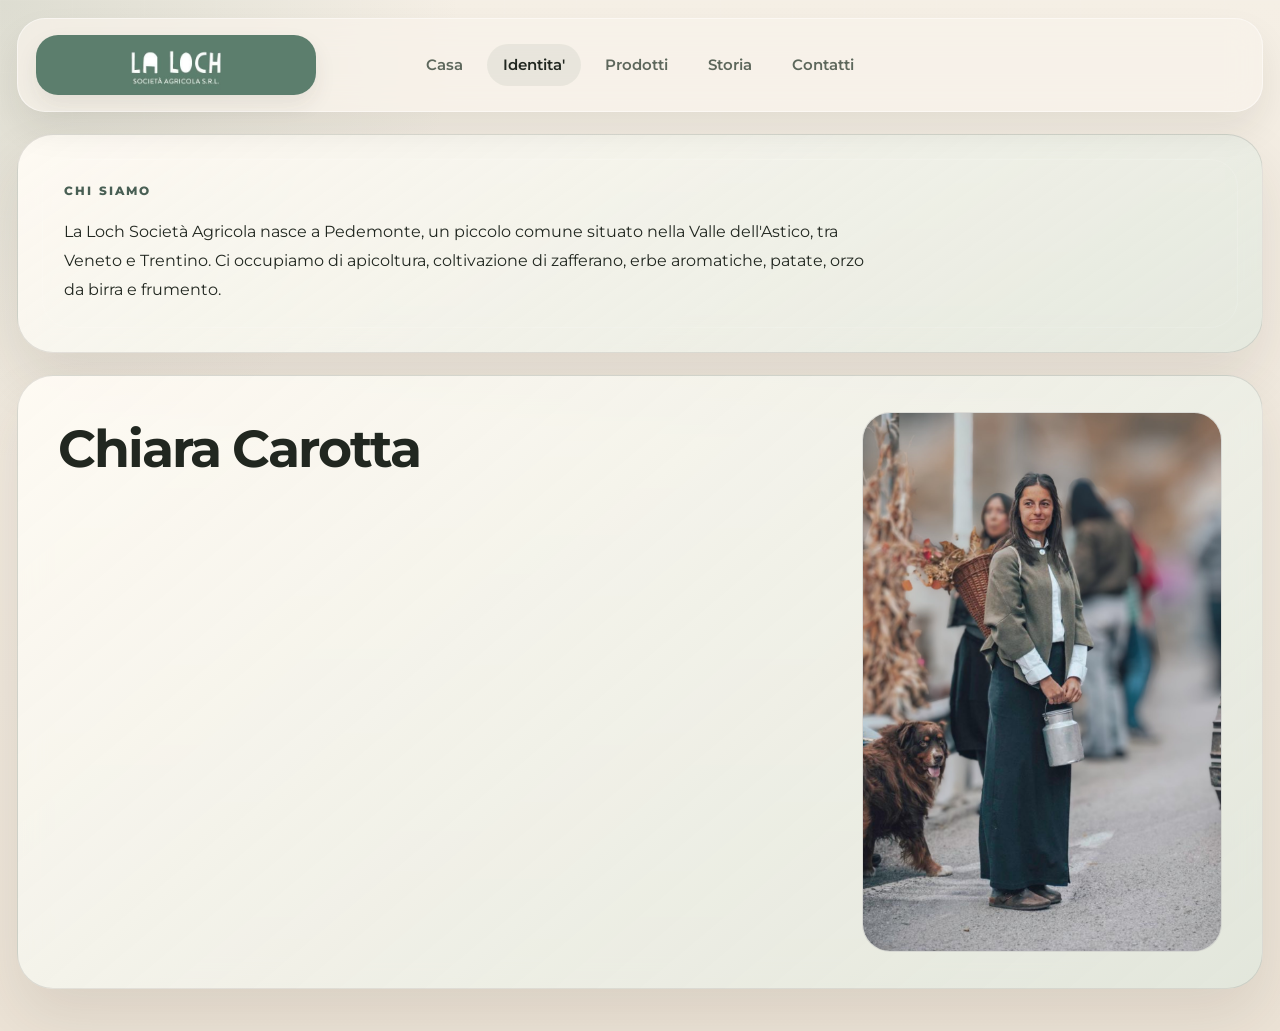
<file: chi-siamo.html>
<!DOCTYPE html>
<html lang="it">
<head>
  <meta charset="UTF-8">
  <meta name="viewport" content="width=device-width, initial-scale=1.0">
  <title>La Loch Societa Agricola S.r.l. | Chi siamo</title>
  <meta name="description" content="Chi siamo: identita, approccio e territorio di La Loch Societa Agricola S.r.l. a Pedemonte.">
  <link rel="preconnect" href="https://fonts.googleapis.com">
  <link rel="preconnect" href="https://fonts.gstatic.com" crossorigin>
  <link href="https://fonts.googleapis.com/css2?family=Montserrat:wght@400;500;600;700;800&display=swap" rel="stylesheet">
  <link rel="stylesheet" href="styles.css">
</head>
<body class="about-page">
  <div class="site-shell">
    <header class="site-header">
      <a class="brand" href="index.html" aria-label="La Loch home">
        <img class="brand-logo" src="logo-la-loch-green-web.jpg" alt="Logo La Loch">
        <span class="brand-copy">
          <strong>La Loch</strong>
          <span>Societa Agricola S.R.L.</span>
        </span>
      </a>
      <nav class="desktop-nav" aria-label="Navigazione principale">
        <a class="nav-link" href="index.html">Casa</a>
        <a class="nav-link" href="chi-siamo.html" aria-current="page">Identita'</a>
        <a class="nav-link" href="prodotti.html">Prodotti</a>
        <a class="nav-link" href="storia.html">Storia</a>
        <a class="nav-link" href="contatti.html">Contatti</a>
      </nav>
      <details class="mobile-nav">
        <summary>Menu</summary>
        <div class="mobile-panel">
          <a href="index.html">Casa</a>
          <a href="chi-siamo.html" aria-current="page">Identita'</a>
          <a href="prodotti.html">Prodotti</a>
          <a href="storia.html">Storia</a>
          <a href="contatti.html">Contatti</a>
        </div>
      </details>
    </header>

    <main class="page-main">
      <section class="panel page-intro about-intro">
        <div class="about-intro-copy">
          <p class="section-tag">Chi siamo</p>
<p class="page-lead">La Loch Societ&agrave; Agricola nasce a Pedemonte, un piccolo comune situato nella Valle dell'Astico, tra Veneto e Trentino. Ci occupiamo di apicoltura, coltivazione di zafferano, erbe aromatiche, patate, orzo da birra e frumento.</p>
        </div>
      </section>
      <section class="panel biography-panel">
        <div class="biography-layout">
          <div class="biography-copy">
            <h2>Chiara Carotta</h2>
          </div>
          <figure class="biography-figure">
            <img class="biography-photo" src="chiara-identita.png" alt="Chiara Carotta">
          </figure>
        </div>
      </section>
</main>
  </div>
</body>
</html>
</file>
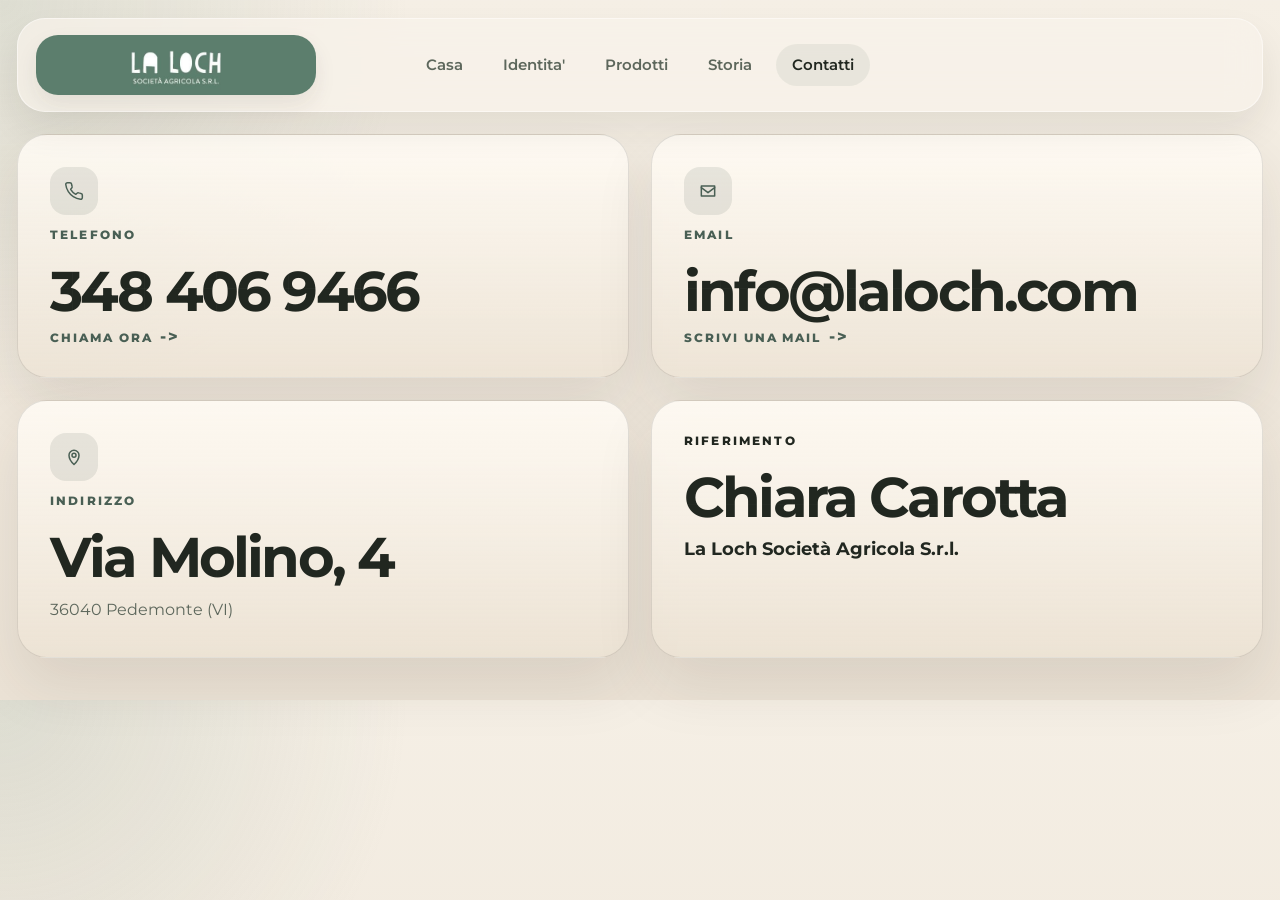
<file: contatti.html>
<!DOCTYPE html>
<html lang="it">
<head>
  <meta charset="UTF-8">
  <meta name="viewport" content="width=device-width, initial-scale=1.0">
  <title>La Loch Societa Agricola S.r.l. | Contatti</title>
  <meta name="description" content="Contatti di La Loch Societa Agricola S.r.l.: email, telefono e indirizzo a Pedemonte.">
  <link rel="preconnect" href="https://fonts.googleapis.com">
  <link rel="preconnect" href="https://fonts.gstatic.com" crossorigin>
  <link href="https://fonts.googleapis.com/css2?family=Montserrat:wght@400;500;600;700;800&display=swap" rel="stylesheet">
  <link rel="stylesheet" href="styles.css">
</head>
<body>
  <div class="site-shell">
    <header class="site-header">
      <a class="brand" href="index.html" aria-label="La Loch home">
        <img class="brand-logo" src="logo-la-loch-green-web.jpg" alt="Logo La Loch">
        <span class="brand-copy">
          <strong>La Loch</strong>
          <span>Societa Agricola S.R.L.</span>
        </span>
      </a>
      <nav class="desktop-nav" aria-label="Navigazione principale">
        <a class="nav-link" href="index.html">Casa</a>
        <a class="nav-link" href="chi-siamo.html">Identita'</a>
        <a class="nav-link" href="prodotti.html">Prodotti</a>
        <a class="nav-link" href="storia.html">Storia</a>
        <a class="nav-link" href="contatti.html" aria-current="page">Contatti</a>
      </nav>
      <details class="mobile-nav">
        <summary>Menu</summary>
        <div class="mobile-panel">
          <a href="index.html">Casa</a>
          <a href="chi-siamo.html">Identita'</a>
          <a href="prodotti.html">Prodotti</a>
          <a href="storia.html">Storia</a>
          <a href="contatti.html" aria-current="page">Contatti</a>
        </div>
      </details>
    </header>

    <main class="page-main">
<section class="contact-grid-page">
        <article class="contact-box">
          <span class="icon-badge" aria-hidden="true">
            <svg viewBox="0 0 24 24" fill="none" stroke="currentColor" stroke-width="1.8" stroke-linecap="round" stroke-linejoin="round">
              <path d="M22 16.92v3a2 2 0 0 1-2.18 2 19.79 19.79 0 0 1-8.63-3.07 19.5 19.5 0 0 1-6-6A19.79 19.79 0 0 1 2.12 4.18 2 2 0 0 1 4.11 2h3a2 2 0 0 1 2 1.72c.12.9.33 1.78.62 2.62a2 2 0 0 1-.45 2.11L8 9.91a16 16 0 0 0 6.09 6.09l1.46-1.28a2 2 0 0 1 2.11-.45c.84.29 1.72.5 2.62.62A2 2 0 0 1 22 16.92z"/>
            </svg>
          </span>
          <p class="section-tag">Telefono</p>
          <h2>348 406 9466</h2>
          <a class="inline-arrow" href="tel:+393484069466">Chiama ora</a>
        </article>
        <article class="contact-box">
          <span class="icon-badge" aria-hidden="true">
            <svg viewBox="0 0 24 24" fill="none" stroke="currentColor" stroke-width="1.8" stroke-linecap="round" stroke-linejoin="round">
              <path d="M4 6h16v12H4z"/>
              <path d="m4 8 8 6 8-6"/>
            </svg>
          </span>
          <p class="section-tag">Email</p>
          <h2>info@laloch.com</h2>
          <a class="inline-arrow" href="mailto:info@laloch.com">Scrivi una mail</a>
        </article>
        <article class="contact-box">
          <span class="icon-badge" aria-hidden="true">
            <svg viewBox="0 0 24 24" fill="none" stroke="currentColor" stroke-width="1.8" stroke-linecap="round" stroke-linejoin="round">
              <path d="M12 21s-6-5.33-6-11a6 6 0 1 1 12 0c0 5.67-6 11-6 11z"/>
              <circle cx="12" cy="10" r="2.4"/>
            </svg>
          </span>
          <p class="section-tag">Indirizzo</p>
          <h2>Via Molino, 4</h2>
          <p class="contact-copy">36040 Pedemonte (VI)</p>
        </article>
        <article class="contact-box contact-box-reference">
          <p class="section-tag">Riferimento</p>
          <h2>Chiara Carotta</h2>
          <p class="contact-copy contact-reference-copy">La Loch Societ&agrave; Agricola S.r.l.</p>
        </article>
      </section>
    </main>
</div>
</body>
</html>
</file>
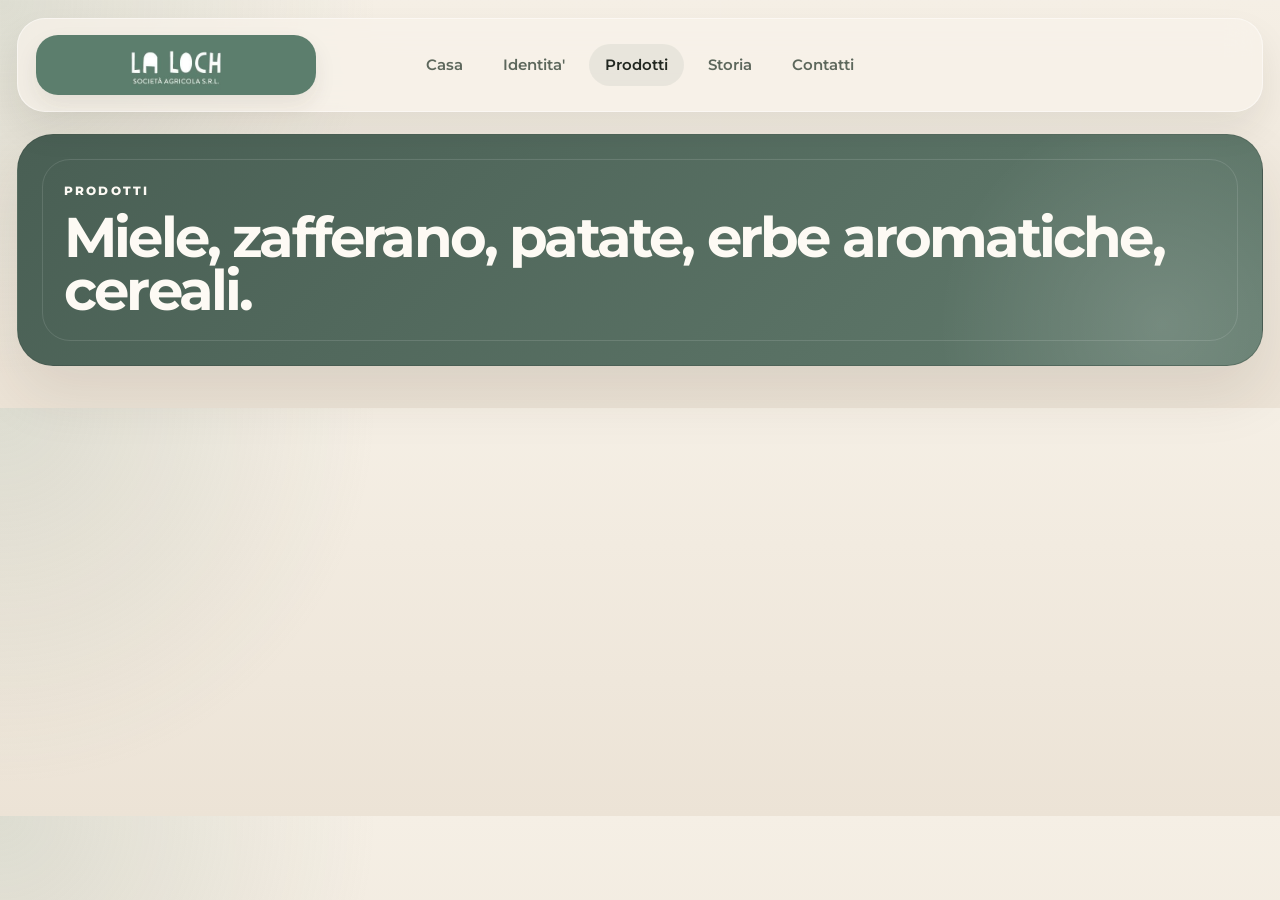
<file: prodotti.html>
<!DOCTYPE html>
<html lang="it">
<head>
  <meta charset="UTF-8">
  <meta name="viewport" content="width=device-width, initial-scale=1.0">
  <title>La Loch Societa Agricola S.r.l. | Prodotti</title>
  <meta name="description" content="I prodotti di La Loch: miele, zafferano, patate, erbe aromatiche, orzo da birra e frumento.">
  <link rel="preconnect" href="https://fonts.googleapis.com">
  <link rel="preconnect" href="https://fonts.gstatic.com" crossorigin>
  <link href="https://fonts.googleapis.com/css2?family=Montserrat:wght@400;500;600;700;800&display=swap" rel="stylesheet">
  <link rel="stylesheet" href="styles.css">
</head>
<body>
  <div class="site-shell">
    <header class="site-header">
      <a class="brand" href="index.html" aria-label="La Loch home">
        <img class="brand-logo" src="logo-la-loch-green-web.jpg" alt="Logo La Loch">
        <span class="brand-copy">
          <strong>La Loch</strong>
          <span>Societa Agricola S.R.L.</span>
        </span>
      </a>
      <nav class="desktop-nav" aria-label="Navigazione principale">
        <a class="nav-link" href="index.html">Casa</a>
        <a class="nav-link" href="chi-siamo.html">Identita'</a>
        <a class="nav-link" href="prodotti.html" aria-current="page">Prodotti</a>
        <a class="nav-link" href="storia.html">Storia</a>
        <a class="nav-link" href="contatti.html">Contatti</a>
      </nav>
      <details class="mobile-nav">
        <summary>Menu</summary>
        <div class="mobile-panel">
          <a href="index.html">Casa</a>
          <a href="chi-siamo.html">Identita'</a>
          <a href="prodotti.html" aria-current="page">Prodotti</a>
          <a href="storia.html">Storia</a>
          <a href="contatti.html">Contatti</a>
        </div>
      </details>
    </header>
    <main class="page-main">
      <section class="panel page-intro page-intro-dark product-intro-only">
        <div>
          <p class="section-tag">Prodotti</p>
          <h1>Miele, zafferano, patate, erbe aromatiche, cereali.</h1>
        </div>
      </section>
    </main>
</div>
</body>
</html>
</file>
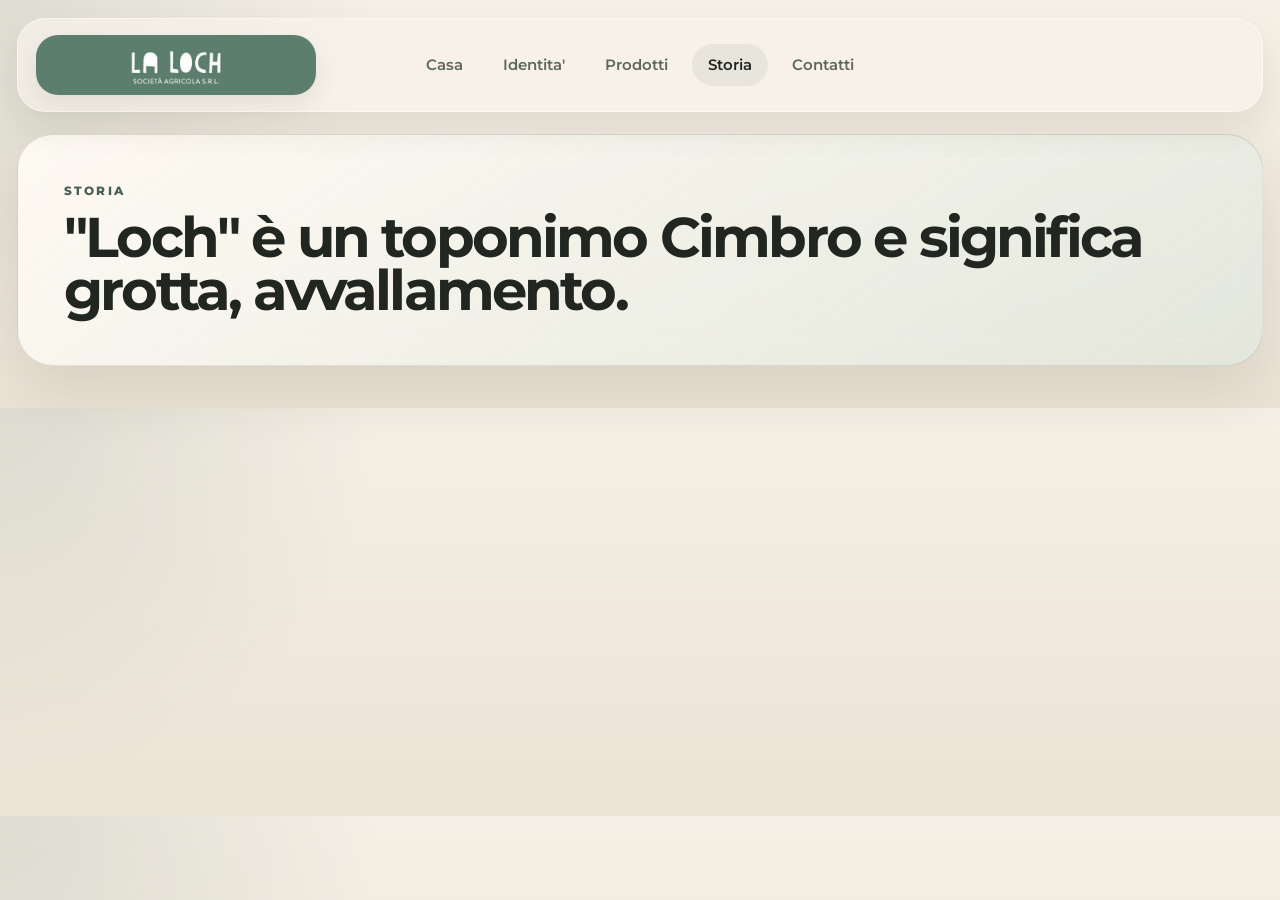
<file: storia.html>
﻿<!DOCTYPE html>
<html lang="it">
<head>
  <meta charset="UTF-8">
  <meta name="viewport" content="width=device-width, initial-scale=1.0">
  <title>La Loch Societa Agricola S.r.l. | Storia</title>
  <meta name="description" content="La storia di La Loch Societa Agricola S.r.l.: un progetto agricolo nato a Pedemonte, nella Valle dell'Astico.">
  <link rel="preconnect" href="https://fonts.googleapis.com">
  <link rel="preconnect" href="https://fonts.gstatic.com" crossorigin>
  <link href="https://fonts.googleapis.com/css2?family=Montserrat:wght@400;500;600;700;800&display=swap" rel="stylesheet">
  <link rel="stylesheet" href="styles.css">
</head>
<body>
  <div class="site-shell">
    <header class="site-header">
      <a class="brand" href="index.html" aria-label="La Loch home">
        <img class="brand-logo" src="logo-la-loch-green-web.jpg" alt="Logo La Loch">
        <span class="brand-copy">
          <strong>La Loch</strong>
          <span>Societa Agricola S.R.L.</span>
        </span>
      </a>
      <nav class="desktop-nav" aria-label="Navigazione principale">
        <a class="nav-link" href="index.html">Casa</a>
        <a class="nav-link" href="chi-siamo.html">Identita'</a>
        <a class="nav-link" href="prodotti.html">Prodotti</a>
        <a class="nav-link" href="storia.html" aria-current="page">Storia</a>
        <a class="nav-link" href="contatti.html">Contatti</a>
      </nav>
      <details class="mobile-nav">
        <summary>Menu</summary>
        <div class="mobile-panel">
          <a href="index.html">Casa</a>
          <a href="chi-siamo.html">Identita'</a>
          <a href="prodotti.html">Prodotti</a>
          <a href="storia.html" aria-current="page">Storia</a>
          <a href="contatti.html">Contatti</a>
        </div>
      </details>
    </header>
    <main class="page-main">
      <section class="panel page-intro story-intro-only">
        <div>
          <p class="section-tag">Storia</p>
          <h1>&quot;Loch&quot; &egrave; un toponimo Cimbro e significa grotta, avvallamento.</h1>
        </div>
      </section>
    </main>
</div>
</body>
</html>
</file>
<file: styles.css>
:root {
  --bg: #efe7dc;
  --bg-soft: #f8f3eb;
  --ink: #212720;
  --muted: #5d675c;
  --line: rgba(33, 39, 32, 0.12);
  --forest: #617a6c;
  --forest-deep: #495f54;
  --sage: #91a292;
  --sand: #d8cab7;
  --white: #fdfaf4;
  --shadow: 0 28px 58px rgba(49, 42, 32, 0.1);
}

* {
  box-sizing: border-box;
}

html {
  scroll-behavior: smooth;
}

body {
  margin: 0;
  font-family: "Montserrat", sans-serif;
  color: var(--ink);
  background:
    radial-gradient(circle at top left, rgba(145, 162, 146, 0.24), transparent 28%),
    linear-gradient(180deg, #f5efe5 0%, #ece3d6 100%);
}

body::before {
  content: "";
  position: fixed;
  inset: 0;
  pointer-events: none;
  background-image:
    linear-gradient(rgba(255, 255, 255, 0.12) 1px, transparent 1px),
    linear-gradient(90deg, rgba(255, 255, 255, 0.12) 1px, transparent 1px);
  background-size: 72px 72px;
  mask-image: linear-gradient(180deg, rgba(0, 0, 0, 0.32), transparent 88%);
}

body,
a,
button,
input,
textarea {
  font-family: "Montserrat", sans-serif;
}

img {
  display: block;
  max-width: 100%;
}

a {
  color: inherit;
}

.site-shell {
  width: min(1260px, calc(100% - 34px));
  margin: 18px auto 42px;
}

.site-header {
  position: sticky;
  top: 18px;
  z-index: 20;
  display: flex;
  align-items: center;
  justify-content: space-between;
  gap: 18px;
  padding: 16px 18px;
  border: 1px solid rgba(255, 255, 255, 0.45);
  border-radius: 28px;
  background: rgba(248, 243, 235, 0.72);
  backdrop-filter: blur(16px);
  box-shadow: 0 18px 34px rgba(44, 38, 31, 0.08);
}

.brand {
  display: inline-flex;
  align-items: center;
  gap: 14px;
  text-decoration: none;
}

.brand-mark {
  display: inline-flex;
  align-items: center;
  justify-content: center;
  width: 48px;
  height: 48px;
  border-radius: 16px;
  background: linear-gradient(135deg, var(--forest-deep), var(--forest));
  color: var(--white);
  font-size: 0.92rem;
  font-weight: 800;
  letter-spacing: 0.14em;
}

.brand-copy {
  display: grid;
  gap: 4px;
}

.brand-copy strong,
.footer-brand,
.eyebrow,
.section-tag,
.card-label,
.chapter-number,
.timeline-index {
  text-transform: uppercase;
  letter-spacing: 0.18em;
  font-weight: 800;
}

.brand-copy strong {
  font-size: 0.92rem;
  color: var(--ink);
}

.brand-copy span {
  font-size: 0.78rem;
  color: var(--muted);
}

.desktop-nav {
  display: flex;
  align-items: center;
  gap: 8px;
}

.nav-link {
  padding: 12px 16px;
  border-radius: 999px;
  color: var(--muted);
  text-decoration: none;
  font-size: 0.92rem;
  font-weight: 600;
  transition: background-color 180ms ease, color 180ms ease;
}

.nav-link:hover,
.nav-link[aria-current="page"] {
  color: var(--ink);
  background: rgba(73, 95, 84, 0.08);
}

.mobile-nav {
  display: none;
  position: relative;
}

.mobile-nav summary {
  display: inline-flex;
  align-items: center;
  justify-content: center;
  min-height: 48px;
  padding: 0 18px;
  border-radius: 999px;
  list-style: none;
  cursor: pointer;
  color: var(--ink);
  border: 1px solid var(--line);
  background: rgba(255, 255, 255, 0.55);
  font-size: 0.86rem;
  font-weight: 700;
  text-transform: uppercase;
  letter-spacing: 0.14em;
}

.mobile-nav summary::-webkit-details-marker {
  display: none;
}

.mobile-panel {
  position: absolute;
  right: 0;
  top: calc(100% + 10px);
  min-width: 220px;
  display: grid;
  gap: 6px;
  padding: 14px;
  border: 1px solid var(--line);
  border-radius: 22px;
  background: rgba(248, 243, 235, 0.95);
  box-shadow: 0 22px 42px rgba(44, 38, 31, 0.12);
}

.mobile-panel a {
  padding: 12px 14px;
  border-radius: 14px;
  text-decoration: none;
  color: var(--ink);
  font-weight: 600;
}

.mobile-panel a:hover,
.mobile-panel a[aria-current="page"] {
  background: rgba(73, 95, 84, 0.08);
}

.page-main {
  display: grid;
  gap: 22px;
  margin-top: 22px;
}

.panel,
.chapter-card,
.content-card,
.product-tile,
.feature-card,
.timeline-step,
.contact-box {
  border: 1px solid var(--line);
  box-shadow: var(--shadow);
}

.panel {
  position: relative;
  overflow: hidden;
  border-radius: 36px;
  backdrop-filter: blur(14px);
}

.hero-home {
  display: grid;
  grid-template-columns: minmax(0, 1.2fr) minmax(320px, 0.8fr);
  gap: 30px;
  padding: 56px 54px;
  color: var(--white);
  background: linear-gradient(135deg, var(--forest-deep), var(--forest));
}

.hero-home::before,
.page-intro-dark::before {
  content: "";
  position: absolute;
  right: -120px;
  bottom: -180px;
  width: 440px;
  height: 440px;
  border-radius: 50%;
  background: radial-gradient(circle, rgba(255, 255, 255, 0.14) 0%, rgba(255, 255, 255, 0) 72%);
}

.hero-home::after,
.page-intro::after,
.contact-banner::after {
  content: "";
  position: absolute;
  inset: 24px;
  border: 1px solid rgba(255, 255, 255, 0.12);
  border-radius: 28px;
  pointer-events: none;
}

.hero-copy,
.page-intro > div,
.contact-banner > div {
  position: relative;
  z-index: 1;
}

.eyebrow,
.section-tag,
.card-label,
.chapter-number,
.timeline-index {
  margin: 0;
  font-size: 0.75rem;
}

.eyebrow {
  color: rgba(253, 250, 244, 0.88);
}

.hero-home h1,
.page-intro h1,
.section-heading h2,
.content-card h2,
.chapter-card h3,
.quote-panel h2,
.product-tile h2,
.feature-card h3,
.contact-box h2,
.timeline-content h2,
.contact-banner h2 {
  margin: 0;
  line-height: 0.95;
  letter-spacing: -0.05em;
}

.hero-home h1 {
  max-width: 11ch;
  margin-top: 18px;
  font-size: clamp(3.6rem, 7.7vw, 6.6rem);
}

.hero-text,
.page-lead,
.section-copy p,
.chapter-card p,
.content-card p,
.product-tile p,
.feature-card p,
.timeline-content p,
.contact-copy,
.contact-banner p,
.footer-note,
.hero-note strong,
.hero-location {
  line-height: 1.8;
}

.hero-text {
  max-width: 64ch;
  margin: 22px 0 0;
  color: rgba(253, 250, 244, 0.8);
  font-size: 1.02rem;
}

.hero-actions {
  display: flex;
  flex-wrap: wrap;
  gap: 14px;
  margin-top: 32px;
}

.button {
  display: inline-flex;
  align-items: center;
  justify-content: center;
  min-height: 54px;
  padding: 0 24px;
  border-radius: 999px;
  border: 1px solid transparent;
  text-decoration: none;
  font-size: 0.95rem;
  font-weight: 700;
  transition: transform 180ms ease, background-color 180ms ease, border-color 180ms ease;
}

.button:hover,
.chapter-card:hover,
.inline-arrow:hover {
  transform: translateY(-2px);
}

.button-light {
  color: var(--forest-deep);
  background: var(--white);
}

.button-outline {
  color: var(--white);
  background: rgba(255, 255, 255, 0.08);
  border-color: rgba(255, 255, 255, 0.18);
}

.hero-card,
.page-note {
  position: relative;
  z-index: 1;
  display: grid;
  gap: 18px;
  align-self: stretch;
  padding: 28px;
  border-radius: 28px;
  border: 1px solid rgba(255, 255, 255, 0.14);
  background: rgba(255, 255, 255, 0.08);
  backdrop-filter: blur(12px);
}

.card-label {
  color: rgba(253, 250, 244, 0.7);
}

.hero-location {
  margin: 0;
  font-size: 1.28rem;
  font-weight: 700;
  letter-spacing: -0.03em;
}

.chapter-mini-list {
  display: grid;
  gap: 10px;
}

.chapter-mini-list a {
  display: flex;
  align-items: center;
  justify-content: space-between;
  gap: 16px;
  padding: 14px 16px;
  border-radius: 18px;
  background: rgba(255, 255, 255, 0.06);
  color: var(--white);
  text-decoration: none;
  transition: background-color 180ms ease;
}

.chapter-mini-list a:hover {
  background: rgba(255, 255, 255, 0.12);
}

.chapter-mini-list span {
  font-size: 0.72rem;
  letter-spacing: 0.18em;
  opacity: 0.7;
}

.hero-note {
  padding-top: 16px;
  border-top: 1px solid rgba(255, 255, 255, 0.12);
}

.hero-note p {
  margin: 0;
  color: rgba(253, 250, 244, 0.68);
}

.hero-note strong,
.page-note strong {
  display: block;
  margin-top: 8px;
  font-size: 1rem;
  font-weight: 600;
}

.intro-section {
  padding: 40px 42px;
  background: rgba(255, 251, 244, 0.58);
}

.section-grid,
.page-intro,
.contact-banner,
.content-grid {
  display: grid;
  grid-template-columns: minmax(0, 0.95fr) minmax(0, 1.05fr);
  gap: 22px;
}

.section-heading h2,
.contact-banner h2 {
  margin-top: 12px;
  font-size: clamp(2.2rem, 4.8vw, 4.2rem);
}

.section-tag {
  color: var(--forest-deep);
}

.section-copy p,
.chapter-card p,
.content-card p,
.product-tile p,
.feature-card p,
.timeline-content p,
.contact-banner p,
.contact-copy,
.footer-note {
  color: var(--muted);
}

.section-copy p,
.content-card p,
.timeline-content p {
  margin: 0 0 14px;
  font-size: 1rem;
}

.chapter-grid,
.feature-grid,
.contact-grid-page,
.product-grid {
  display: grid;
  gap: 22px;
}

.chapter-grid {
  grid-template-columns: repeat(2, minmax(0, 1fr));
}

.chapter-card {
  display: grid;
  gap: 14px;
  padding: 30px;
  border-radius: 30px;
  background: linear-gradient(180deg, rgba(255, 251, 244, 0.9), rgba(235, 225, 210, 0.66));
  text-decoration: none;
  transition: transform 180ms ease, box-shadow 180ms ease;
}

.chapter-card-dark,
.content-card-dark,
.contact-box-dark {
  background: linear-gradient(135deg, rgba(73, 95, 84, 0.96), rgba(97, 122, 108, 0.92));
  color: var(--white);
}

.chapter-card-dark .chapter-link,
.chapter-card-dark p,
.content-card-dark p,
.content-card-dark .section-tag,
.content-card-dark h2,
.contact-box-dark .section-tag,
.contact-box-dark h2,
.contact-box-dark p {
  color: var(--white);
}

.chapter-card h3,
.content-card h2,
.product-tile h2,
.feature-card h3,
.contact-box h2,
.timeline-content h2,
.page-intro h1,
.quote-panel h2 {
  font-size: clamp(2rem, 4.4vw, 3.8rem);
}

.chapter-card h3 {
  font-size: clamp(2rem, 3.4vw, 2.8rem);
}

.chapter-link,
.inline-arrow {
  display: inline-flex;
  align-items: center;
  gap: 8px;
  color: var(--forest-deep);
  text-decoration: none;
  font-size: 0.76rem;
  font-weight: 800;
  letter-spacing: 0.16em;
  text-transform: uppercase;
  transition: transform 180ms ease;
}

.chapter-link::after,
.inline-arrow::after {
  content: "->";
  font-size: 1rem;
  line-height: 1;
}

.page-intro {
  padding: 48px 46px;
  background: linear-gradient(145deg, rgba(255, 251, 244, 0.95), rgba(223, 231, 221, 0.72));
}

.page-intro h1 {
  margin-top: 12px;
}

.page-lead {
  margin: 20px 0 0;
  max-width: 60ch;
  font-size: 1rem;
}

.page-note {
  align-content: start;
  background: rgba(255, 255, 255, 0.48);
  border-color: rgba(73, 95, 84, 0.12);
}

.page-intro-dark {
  color: var(--white);
  background: linear-gradient(135deg, var(--forest-deep), var(--forest));
}

.page-intro-dark .section-tag,
.page-intro-dark .page-lead,
.page-intro-dark .card-label,
.page-intro-dark .page-note strong {
  color: var(--white);
}

.page-intro-dark .page-note {
  background: rgba(255, 255, 255, 0.08);
  border-color: rgba(255, 255, 255, 0.14);
}

.content-card,
.quote-panel,
.feature-card,
.contact-box,
.product-tile,
.timeline-step {
  padding: 32px;
  border-radius: 30px;
  background: linear-gradient(180deg, rgba(255, 251, 244, 0.9), rgba(236, 226, 211, 0.68));
}

.content-card h2,
.feature-card h3,
.product-tile h2,
.timeline-content h2,
.contact-box h2 {
  margin-top: 10px;
}

.feature-grid {
  grid-template-columns: repeat(3, minmax(0, 1fr));
}

.feature-card h3 {
  font-size: clamp(1.6rem, 2.6vw, 2.1rem);
}

.quote-panel {
  padding: 36px 42px;
  background: linear-gradient(135deg, rgba(73, 95, 84, 0.94), rgba(122, 143, 131, 0.88));
  color: var(--white);
}

.quote-panel .section-tag,
.quote-panel h2 {
  color: var(--white);
}

.product-grid-page {
  grid-template-columns: repeat(2, minmax(0, 1fr));
}

.product-tile {
  position: relative;
  overflow: hidden;
}

.product-index {
  display: inline-flex;
  width: 44px;
  height: 44px;
  align-items: center;
  justify-content: center;
  border-radius: 50%;
  background: rgba(73, 95, 84, 0.12);
  color: var(--forest-deep);
  font-size: 0.76rem;
  font-weight: 800;
  letter-spacing: 0.12em;
}

.timeline {
  display: grid;
  gap: 18px;
}

.timeline-step {
  display: grid;
  grid-template-columns: 78px minmax(0, 1fr);
  gap: 16px;
  align-items: start;
}

.timeline-index {
  color: var(--forest-deep);
}

.timeline-content h2 {
  font-size: clamp(1.8rem, 3vw, 2.5rem);
}

.timeline-content p {
  margin: 12px 0 0;
}

.content-card-quote {
  background: linear-gradient(135deg, rgba(255, 251, 244, 0.96), rgba(218, 230, 220, 0.78));
}

.contact-banner {
  padding: 36px 40px;
  background:
    radial-gradient(circle at top right, rgba(145, 162, 146, 0.18), transparent 24%),
    linear-gradient(140deg, rgba(255, 251, 244, 0.94), rgba(223, 231, 221, 0.76));
}

.contact-inline {
  display: grid;
  gap: 14px;
  align-content: center;
}

.contact-inline a,
.contact-inline p {
  margin: 0;
  color: var(--ink);
  font-size: 1.08rem;
  font-weight: 700;
  text-decoration: none;
}

.contact-grid-page {
  grid-template-columns: repeat(2, minmax(0, 1fr));
}

.contact-box {
  display: grid;
  gap: 12px;
  align-content: start;
}

.icon-badge {
  display: inline-flex;
  align-items: center;
  justify-content: center;
  width: 48px;
  height: 48px;
  border-radius: 16px;
  color: var(--forest-deep);
  background: rgba(73, 95, 84, 0.12);
}

.icon-badge svg {
  width: 20px;
  height: 20px;
}

.contact-copy {
  margin: 0;
  font-size: 1rem;
}

.site-footer {
  display: grid;
  grid-template-columns: minmax(0, 1fr) auto;
  gap: 18px;
  align-items: end;
  margin-top: 24px;
  padding: 2px 8px 0;
}

.footer-brand {
  margin: 0;
  font-size: 0.82rem;
  color: var(--ink);
}

.footer-note {
  margin: 8px 0 0;
  font-size: 0.9rem;
}

.footer-nav {
  display: flex;
  flex-wrap: wrap;
  justify-content: flex-end;
  gap: 12px;
}

.footer-nav a {
  color: var(--muted);
  text-decoration: none;
  font-size: 0.92rem;
  font-weight: 600;
}

.footer-nav a:hover {
  color: var(--ink);
}

@media (max-width: 1040px) {
  .hero-home,
  .page-intro,
  .section-grid,
  .contact-banner,
  .content-grid,
  .feature-grid,
  .product-grid-page,
  .contact-grid-page {
    grid-template-columns: 1fr;
  }

  .chapter-grid {
    grid-template-columns: 1fr;
  }

  .site-footer {
    grid-template-columns: 1fr;
  }

  .footer-nav {
    justify-content: flex-start;
  }
}

@media (max-width: 860px) {
  .desktop-nav {
    display: none;
  }

  .mobile-nav {
    display: block;
  }

  .site-header {
    padding: 14px;
  }
}

@media (max-width: 720px) {
  .site-shell {
    width: min(100% - 18px, 100%);
    margin: 10px auto 26px;
  }

  .site-header {
    top: 10px;
    border-radius: 24px;
  }

  .hero-home,
  .page-intro,
  .intro-section,
  .contact-banner,
  .content-card,
  .quote-panel,
  .feature-card,
  .contact-box,
  .product-tile,
  .timeline-step,
  .chapter-card {
    padding: 24px;
    border-radius: 24px;
  }

  .panel {
    border-radius: 28px;
  }

  .hero-home::after,
  .page-intro::after,
  .contact-banner::after {
    inset: 14px;
    border-radius: 20px;
  }

  .hero-home h1,
  .page-intro h1,
  .section-heading h2,
  .contact-banner h2,
  .quote-panel h2 {
    font-size: clamp(2.6rem, 12vw, 4rem);
  }

  .chapter-card h3,
  .content-card h2,
  .product-tile h2,
  .contact-box h2,
  .timeline-content h2 {
    font-size: clamp(1.8rem, 8vw, 2.6rem);
  }

  .hero-actions,
  .button {
    width: 100%;
  }

  .button {
    width: 100%;
  }

  .timeline-step {
    grid-template-columns: 1fr;
  }

  .brand-copy span {
    display: none;
  }

  .mobile-nav {
    width: 100%;
  }

  .mobile-nav summary {
    width: 100%;
  }

  .mobile-panel {
    left: 0;
    right: 0;
    min-width: 0;
  }
}


@media (max-width: 720px) {
  .site-header {
    flex-wrap: wrap;
  }

  .brand {
    flex: 1 1 auto;
  }

  .mobile-nav {
    order: 3;
    width: 100%;
    flex: 1 0 100%;
  }
}

.hero-company {
  display: inline-flex;
  align-items: center;
  gap: 16px;
  flex-wrap: wrap;
}

.hero-company-logo {
  width: clamp(88px, 10vw, 122px);
  height: auto;
  padding: 6px 10px;
  border-radius: 18px;
  border: 1px solid rgba(255, 255, 255, 0.18);
  background: rgba(255, 255, 255, 0.06);
  box-shadow: 0 12px 24px rgba(0, 0, 0, 0.12);
}

@media (max-width: 720px) {
  .hero-company {
    gap: 12px;
  }

  .hero-company-logo {
    width: 96px;
  }
}

.brand-logo {
  width: clamp(92px, 10vw, 118px);
  height: auto;
  border-radius: 18px;
  box-shadow: 0 10px 22px rgba(44, 38, 31, 0.08);
}

@media (max-width: 720px) {
  .brand-logo {
    width: 90px;
  }
}

.brand {
  gap: 0;
}

.brand-copy {
  display: none;
}

.brand-logo {
  width: clamp(172px, 20vw, 250px);
  height: 62px;
  max-width: none;
  object-fit: cover;
  object-position: center center;
  border-radius: 22px;
  box-shadow: 0 10px 22px rgba(44, 38, 31, 0.08);
}

@media (max-width: 720px) {
  .brand-logo {
    width: 148px;
    height: 54px;
  }
}


.hero-home .eyebrow {
  font-size: 1.08rem;
  letter-spacing: 0.2em;
}

.brand-logo {
  width: clamp(196px, 22.8vw, 280px);
  height: 60px;
  object-position: center 43%;
}

@media (max-width: 720px) {
  .hero-home .eyebrow {
    font-size: 0.94rem;
  }

  .brand-logo {
    width: 166px;
    height: 52px;
    object-position: center 43%;
  }
}



.home-page .page-main {
  gap: 0;
}

.home-page .hero-home {
  grid-template-columns: minmax(0, 1fr);
  min-height: 66vh;
  align-items: center;
}

.home-page .hero-copy {
  max-width: 920px;
}

.home-page .hero-text {
  max-width: 70ch;
}

.contact-box-reference {
  background: linear-gradient(180deg, rgba(255, 251, 244, 0.9), rgba(236, 226, 211, 0.68));
  color: var(--ink);
}

.contact-box-reference .section-tag,
.contact-box-reference h2,
.contact-box-reference p {
  color: var(--ink);
}

.contact-reference-copy {
  font-size: 1.15rem;
  font-weight: 700;
  line-height: 1.45;
  color: var(--ink);
}

@media (max-width: 720px) {
  .contact-reference-copy {
    font-size: 1.02rem;
  }
}

.home-page {
  background:
    linear-gradient(180deg, rgba(31, 40, 35, 0.015), rgba(31, 40, 35, 0.045)),
    url("home-background-web.jpg") center center / cover no-repeat fixed;
}

.home-page::before {
  background-image: linear-gradient(180deg, rgba(23, 30, 27, 0.005), rgba(23, 30, 27, 0.03));
  background-size: cover;
  mask-image: none;
}

.home-page .site-header {
  background: transparent;
  border-color: transparent;
  box-shadow: none;
  backdrop-filter: none;
}

.home-page .hero-home {
  background: linear-gradient(135deg, rgba(73, 95, 84, 0.76), rgba(97, 122, 108, 0.58));
  border-color: rgba(255, 255, 255, 0.18);
}

.home-page .site-shell {
  min-height: calc(100vh - 36px);
}

.home-stage {
  min-height: calc(100vh - 150px);
}

.about-intro {
  grid-template-columns: minmax(0, 1fr);
}

.about-eyebrow {
  margin-top: 14px;
  color: var(--forest-deep);
}

.about-page .page-lead {
  max-width: 74ch;
}







.site-header {
  justify-content: flex-start;
}

.desktop-nav {
  position: absolute;
  left: 50%;
  transform: translateX(-50%);
}

.mobile-nav {
  margin-left: auto;
}




.literary-quote {
  margin: 16px 0 0;
  max-width: 34ch;
  font-size: clamp(1.2rem, 2.25vw, 1.8rem);
  line-height: 1.55;
  letter-spacing: -0.02em;
  font-weight: 500;
  color: var(--ink);
}

.literary-quote-light {
  color: var(--white);
}

@media (max-width: 720px) {
  .literary-quote {
    font-size: clamp(1.05rem, 5vw, 1.35rem);
  }
}

.biography-panel {
  padding: 36px 40px;
  background: linear-gradient(140deg, rgba(255, 251, 244, 0.94), rgba(223, 231, 221, 0.76));
}

.biography-copy {
  max-width: 78ch;
}

.biography-panel h2 {
  margin: 10px 0 0;
  font-size: clamp(2rem, 4.1vw, 3.4rem);
  line-height: 1;
  letter-spacing: -0.04em;
}

.biography-panel p {
  color: var(--muted);
  line-height: 1.75;
}

.biography-copy p + p {
  margin-top: 14px;
}

@media (max-width: 720px) {
  .biography-panel {
    padding: 24px;
  }

  .biography-panel h2 {
    font-size: clamp(1.8rem, 8vw, 2.6rem);
  }
}

.biography-layout {
  display: grid;
  grid-template-columns: minmax(0, 1fr) minmax(260px, 360px);
  gap: 28px;
  align-items: start;
}

.biography-figure {
  margin: 0;
  overflow: hidden;
  border-radius: 28px;
  border: 1px solid var(--line);
  background: rgba(255, 255, 255, 0.34);
}

.biography-photo {
  width: 100%;
  height: 100%;
  min-height: 420px;
  object-fit: cover;
  object-position: center top;
}

@media (max-width: 900px) {
  .biography-layout {
    grid-template-columns: 1fr;
  }

  .biography-figure {
    max-width: 360px;
  }

  .biography-photo {
    min-height: 0;
    aspect-ratio: 4 / 5;
  }
}

.product-intro-only {
  grid-template-columns: minmax(0, 1fr);
}

.product-intro-only .page-lead {
  max-width: 68ch;
}

.story-intro-only {
  grid-template-columns: minmax(0, 1fr);
}

.story-intro-only .page-lead {
  max-width: 68ch;
}
</file>
